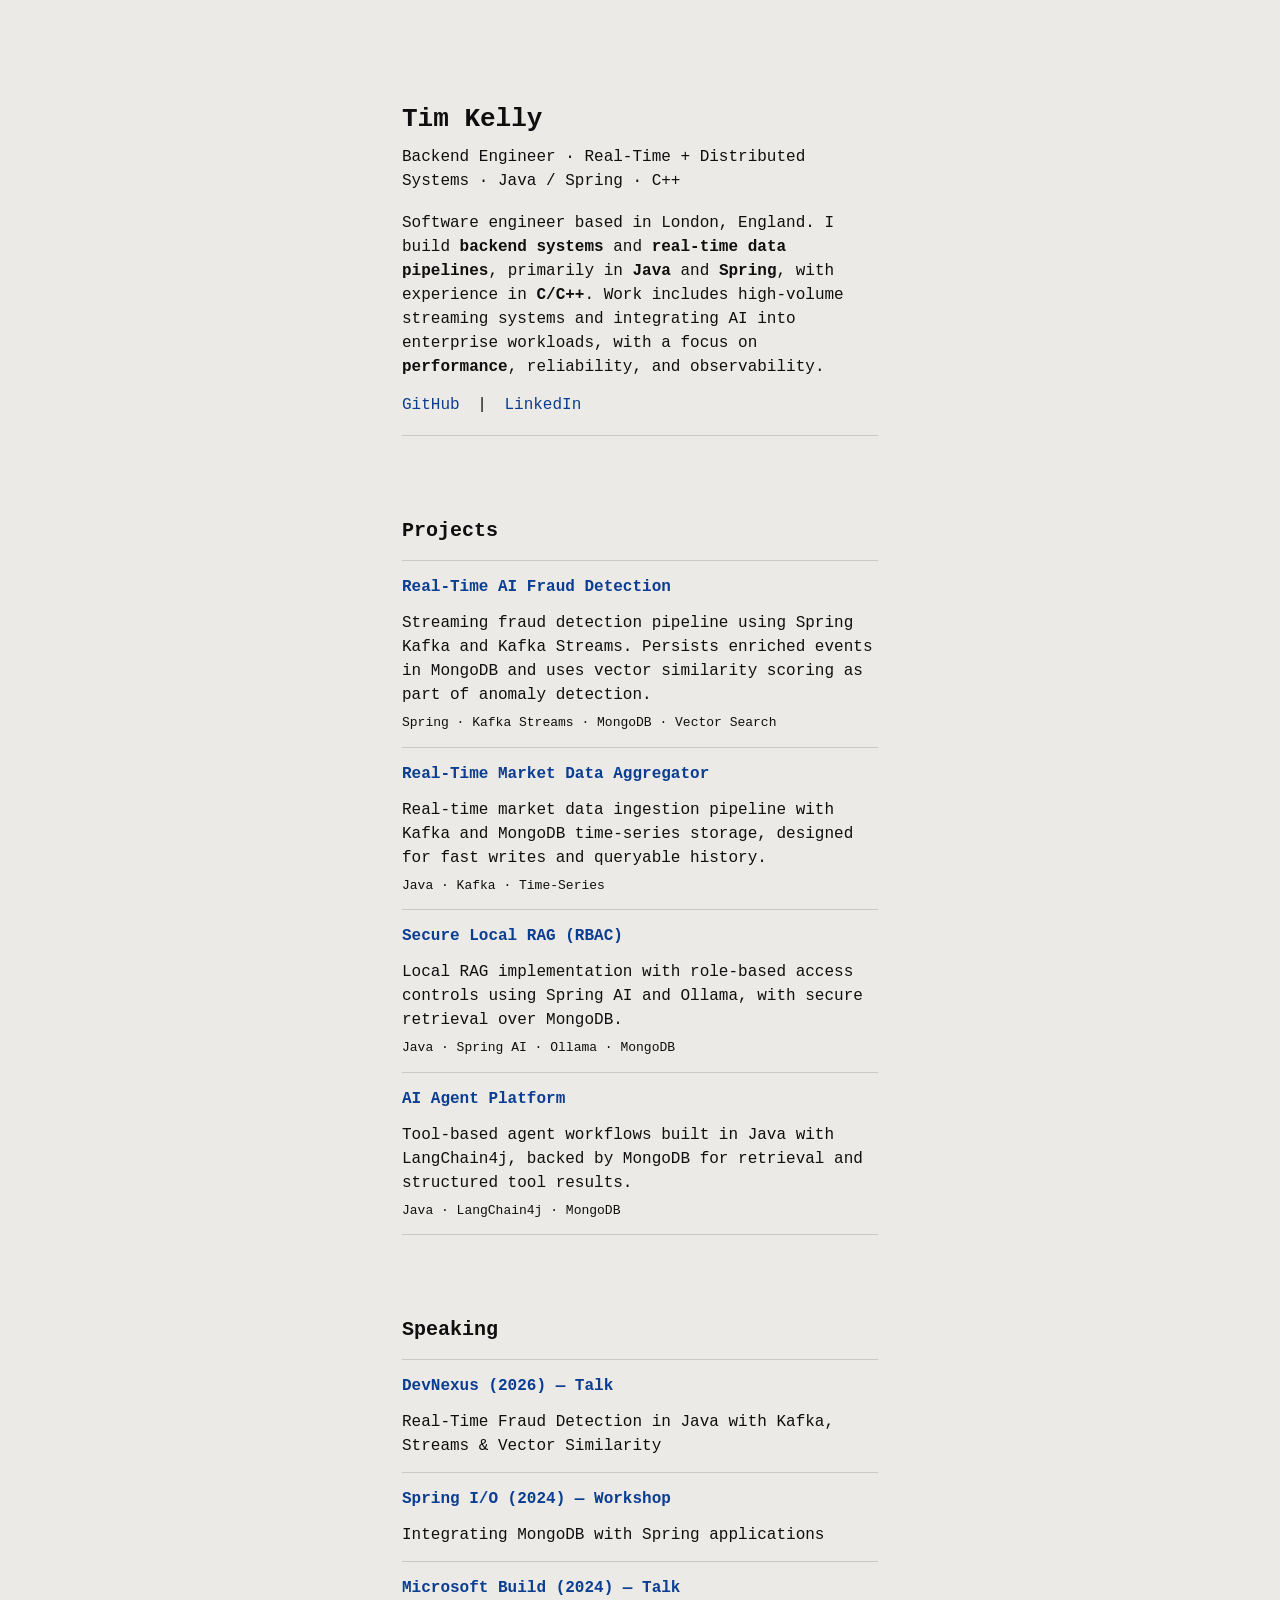
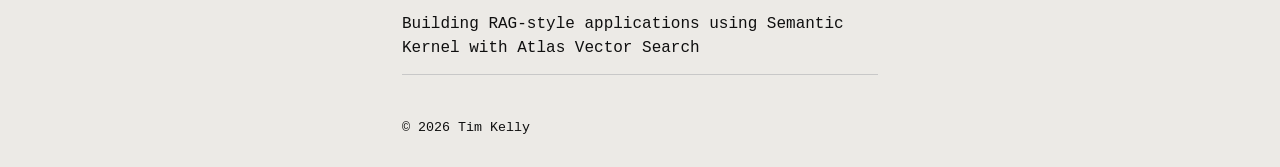
<file: index.html>
<!doctype html>
<html lang="en">
  <head>
    <meta charset="UTF-8" />
    <meta name="viewport" content="width=device-width, initial-scale=1" />
    <meta
      name="description"
      content="Tim Kelly — Backend Engineer working on real-time systems in Java/Spring with experience in C++."
    />
    <title>Tim Kelly</title>
    <link rel="stylesheet" href="./styles.css" />
    <link
        rel="icon"
        href="data:image/svg+xml,%3Csvg xmlns='http://www.w3.org/2000/svg' viewBox='0 0 128 128'%3E%3Crect width='128' height='128' fill='%23ECEAE6'/%3E%3Ctext x='50%25' y='56%25' text-anchor='middle' dominant-baseline='middle' font-family='Courier New, Courier, monospace' font-size='96' font-weight='700' fill='%230F0F0F'%3ET%3C/text%3E%3C/svg%3E"
    />
  </head>

  <body>
    <div class="wrap">
      <header>
        <h1>Tim Kelly</h1>
        <p class="subtitle">Backend Engineer · Real-Time + Distributed Systems · Java / Spring · C++</p>
      </header>

      <main>
        <p>
          Software engineer based in London, England. I build <b>backend systems</b> and <b>real-time data pipelines</b>,
          primarily in <b>Java</b> and <b>Spring</b>, with experience in <b>C/C++</b>. Work includes high-volume streaming systems
          and integrating AI into enterprise workloads, with a focus on <b>performance</b>, reliability, and observability.
        </p>        

        <p class="links" aria-label="External links">
          <a href="https://github.com/timotheekelly" target="_blank" rel="noreferrer">GitHub</a>
          <span class="sep">|</span>
          <a href="https://www.linkedin.com/in/timothee-kelly/" target="_blank" rel="noreferrer">LinkedIn</a>
        </p>

        <hr />

        <section>
          <h2>Projects</h2>
          <hr class="divider" />

          <div class="project-list">
            <div class="project">
              <a class="project-title" href="./projects/fraud.html">Real-Time AI Fraud Detection</a>
              <p class="project-desc">
                Streaming fraud detection pipeline using Spring Kafka and Kafka Streams. Persists
                enriched events in MongoDB and uses vector similarity scoring as part of anomaly
                detection.
              </p>
              <p class="project-stack">Spring · Kafka Streams · MongoDB · Vector Search</p>
              <hr class="divider" />
            </div>

            <div class="project">
              <a class="project-title" href="https://github.com/mongodb-developer/Real-Time-Financial-Aggregator" target="_blank" rel="noreferrer">
                Real-Time Market Data Aggregator
              </a>
              <p class="project-desc">
                Real-time market data ingestion pipeline with Kafka and MongoDB time-series
                storage, designed for fast writes and queryable history.
              </p>
              <p class="project-stack">Java · Kafka · Time-Series</p>
              <hr class="divider" />
            </div>

            <div class="project">
              <a class="project-title" href="https://github.com/mongodb-developer/securerag" target="_blank" rel="noreferrer">
                Secure Local RAG (RBAC)
              </a>
              <p class="project-desc">
                Local RAG implementation with role-based access controls using Spring AI and Ollama,
                with secure retrieval over MongoDB.
              </p>
              <p class="project-stack">Java · Spring AI · Ollama · MongoDB</p>
              <hr class="divider" />
            </div>

            <div class="project">
              <a class="project-title" href="https://github.com/mongodb-developer/movie-agent" target="_blank" rel="noreferrer">
                AI Agent Platform
              </a>
              <p class="project-desc">
                Tool-based agent workflows built in Java with LangChain4j, backed by MongoDB for
                retrieval and structured tool results.
              </p>
              <p class="project-stack">Java · LangChain4j · MongoDB</p>
              <hr class="divider" />
            </div>
          </div>
        </section>

        <section>
            <h2>Speaking</h2>
          
            <div class="project-list">
              <div class="project">
                <hr class="divider" />
                <a
                  class="project-title"
                  href="https://devnexus.com/events/real-time-fraud-detection-in-java-with-kafka-streams-vector-similarity"
                  target="_blank"
                  rel="noreferrer"
                >
                    DevNexus (2026) — Talk
                </a>
                <p class="project-desc">
                    Real-Time Fraud Detection in Java with Kafka, Streams &amp; Vector Similarity 
                </p>
                <hr class="divider" />
              </div>
          
              <div class="project">
                <a
                  class="project-title"
                  href="https://2024.springio.net/sessions/mongodb-sprout-where-data-meets-spring-workshop/"
                  target="_blank"
                  rel="noreferrer"
                >
                    Spring I/O (2024) — Workshop
                </a>
                <p class="project-desc">
                    Integrating MongoDB with Spring applications
                </p>
                <hr class="divider" />
              </div>
          
              <div class="project">
                <a
                  class="project-title"
                  href="https://www.mongodb.com/events/mongodb-msft-build"
                  target="_blank"
                  rel="noreferrer"
                >
                  Microsoft Build (2024) — Talk
                </a>
                <p class="project-desc">
                  Building RAG-style applications using Semantic Kernel with Atlas Vector Search
                </p>
                <hr class="divider" />
              </div>
            </div>
        </section>
          
      </main>

      <footer>
        <small>© <span id="year"></span> Tim Kelly</small>
      </footer>
    </div>

    <script>
      document.getElementById("year").textContent = new Date().getFullYear();
    </script>
  </body>
</html>
</file>
<file: styles.css>
/* =========================
   Base / Theme
   ========================= */

   :root {
    --bg: #ECEAE6;
    --fg: #0F0F0F;
    --link: #0B3D91;     /* NASA blue */
    --visited: #4B2E83;  /* muted purple */
    --rule: #C8C8C8;
  }
  
  * {
    box-sizing: border-box;
    overflow-wrap: anywhere;
  }
  
  html,
  body {
    margin: 0;
    padding: 0;
    background: var(--bg);
    color: var(--fg);
    font-family: "Courier New", Courier, monospace;
    line-height: 1.5;
  }

  /* =========================
     Layout
     ========================= */
  
  .wrap {
    width: 40%;
    max-width: 820px;
    margin: 0 auto;
    padding: 28px 18px;
  }
  
  /* Push the hero down on desktop only */
  @media (min-width: 761px) {
    .wrap {
      padding-top: 100px;
    }
  }
  
  /* Mobile: full width, tighter padding */
  @media (max-width: 760px) {
    .wrap {
      width: 100%;
      padding: 18px 12px;
    }
  }
  
  /* Space between major sections (Projects, Speaking, etc.) */
  section {
    margin-top: 80px;
  }
  
  /* =========================
     Typography
     ========================= */
  
  h1 {
    font-size: 26px;
    margin: 0 0 6px 0;
    font-weight: 700;
  }
  
  h2 {
    font-size: 20px;
    margin: 18px 0 10px 0;
    font-weight: 700;
  }
  
  p {
    margin: 0 0 14px 0;
  }
  
  .subtitle {
    margin: 0 0 18px 0;
  }
  
  /* =========================
     Links
     ========================= */
  
  .links {
    margin-top: 10px;
  }
  
  .sep {
    padding: 0 8px;
  }
  
  a {
    text-decoration: none;
  }

  a:link {
    color: var(--link);
  }
  
  a:visited {
    color: var(--visited);
  }
  
  a:hover {
    text-decoration: underline;
  }
  
  a:active {
    text-decoration: underline;
  }
  
  /* =========================
     Rules / Dividers
     ========================= */
  
  hr {
    border: 0;
    border-top: 1px solid var(--rule);
    margin: 18px 0;
  }
  
  .divider {
    border: 0;
    border-top: 1px solid var(--rule);
    margin: 14px 0;
  }
  
  /* =========================
     Footer
     ========================= */
  
  footer {
    margin-top: 40px;
  }
  
  /* =========================
     Shared: Item blocks (Projects / Speaking)
     ========================= */
  
  .project-list {
    margin-top: 10px;
  }
  
  .project {
    margin: 0;
  }
  
  .project-title {
    display: inline-block;
    font-weight: 700;
    margin-bottom: 6px;
  }
  
  .project-desc,
  .talk-desc {
    margin: 6px 0;
    max-width: 70ch;
  }
  
  .project-stack {
    margin: 0 0 2px 0;
    font-size: 13px;
  }
  
  /* =========================
     Speaking
     ========================= */
  
  .talk-title {
    margin: 6px 0;
  }

  .speaking-list {
    margin: 0;
    padding-left: 18px;
  }
  
  .speaking-list li {
    margin-bottom: 10px;
  }
  
  /* =========================
   Two-column project pages
   ========================= */

.two-col {
  display: grid;
  grid-template-columns: 0.95fr 1.55fr;
  gap: 28px;
  align-items: start;
  margin-top: 10px;
}

/* Left column blocks should feel like your project blocks */
.col-left .side-block {
  margin: 0;
}

.bullets {
  margin: 8px 0 0 0;
  padding-left: 18px;
}

.bullets li {
  margin: 6px 0;
}

/* Make sure long repo URLs don't break layout */
.col-left a,
.col-right a {
  overflow-wrap: anywhere;
}

.project-wrap {
  width: 58%;
  max-width: 980px;
}

@media (max-width: 760px) {
  .project-wrap {
    width: 100%;
  }
}


/* Mobile: collapse into one column */
@media (max-width: 760px) {
  .two-col {
    grid-template-columns: 1fr;
    gap: 18px;
  }
}
</file>
